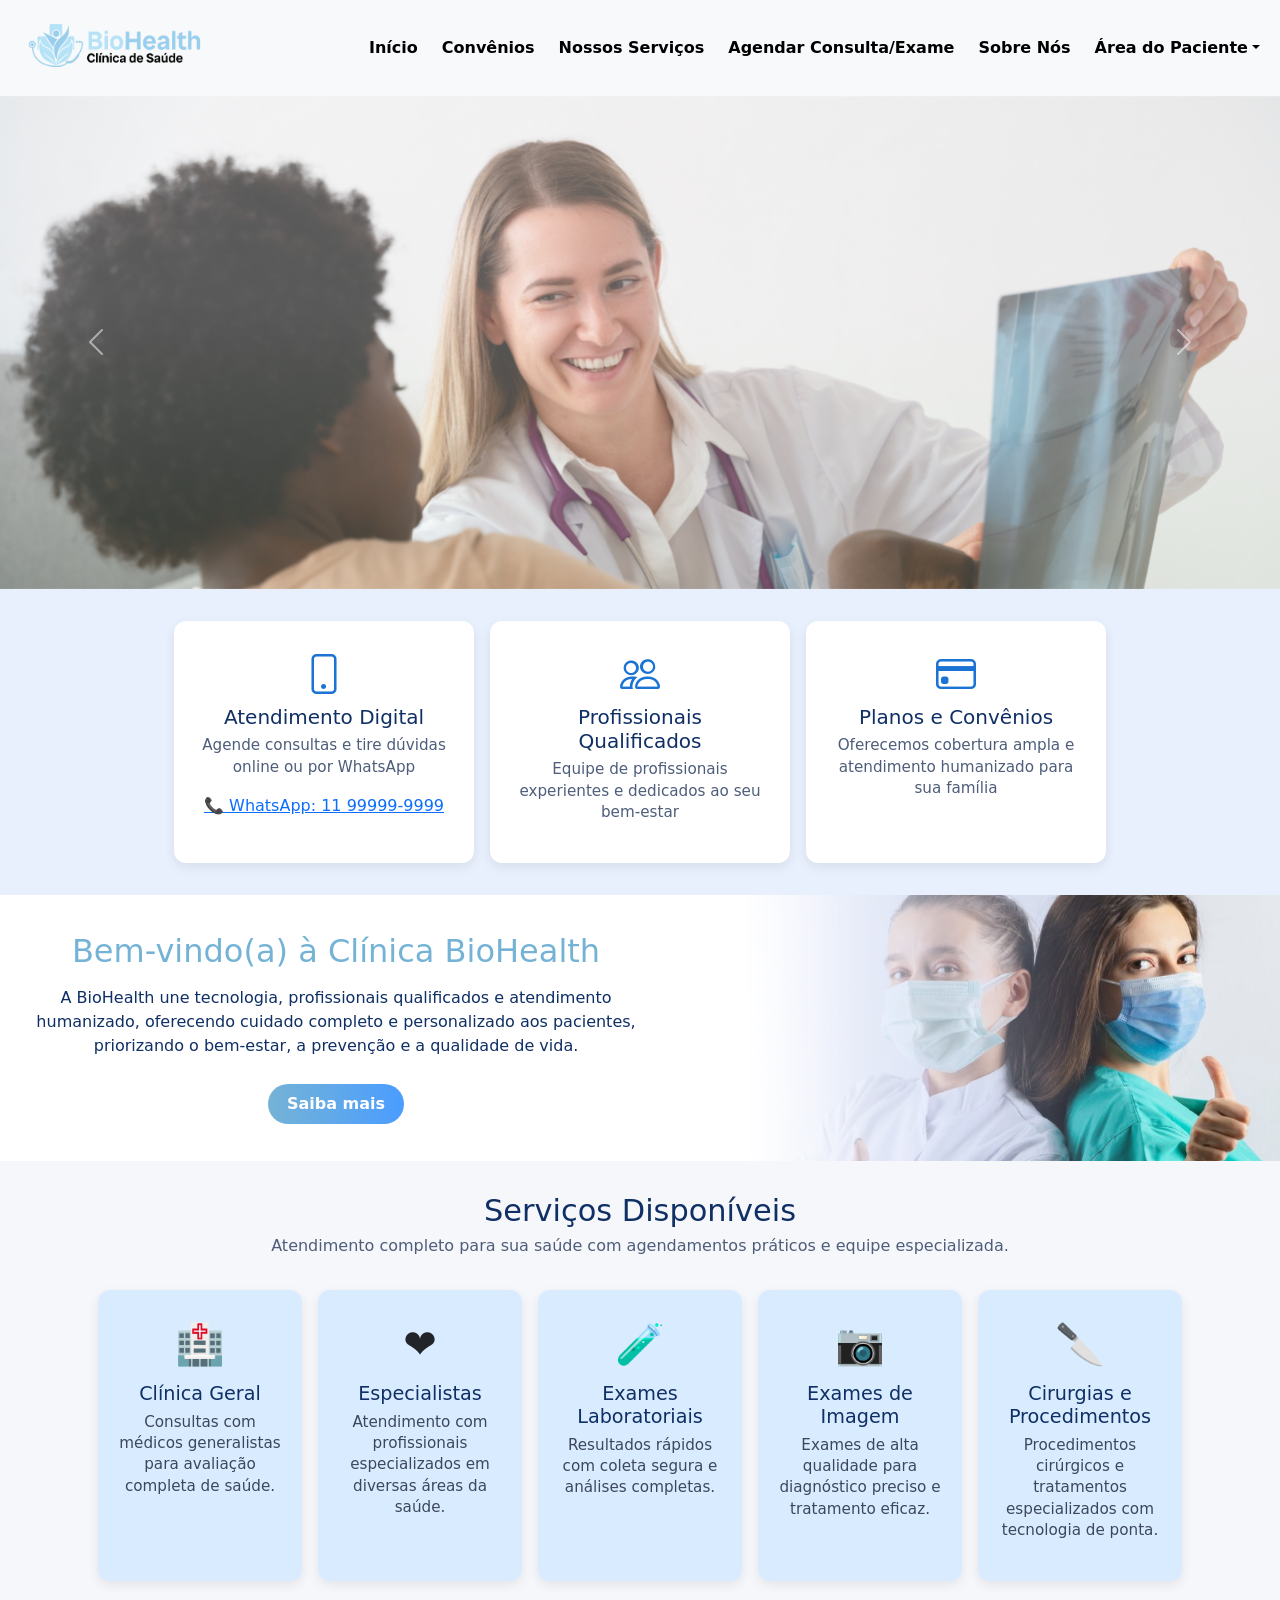
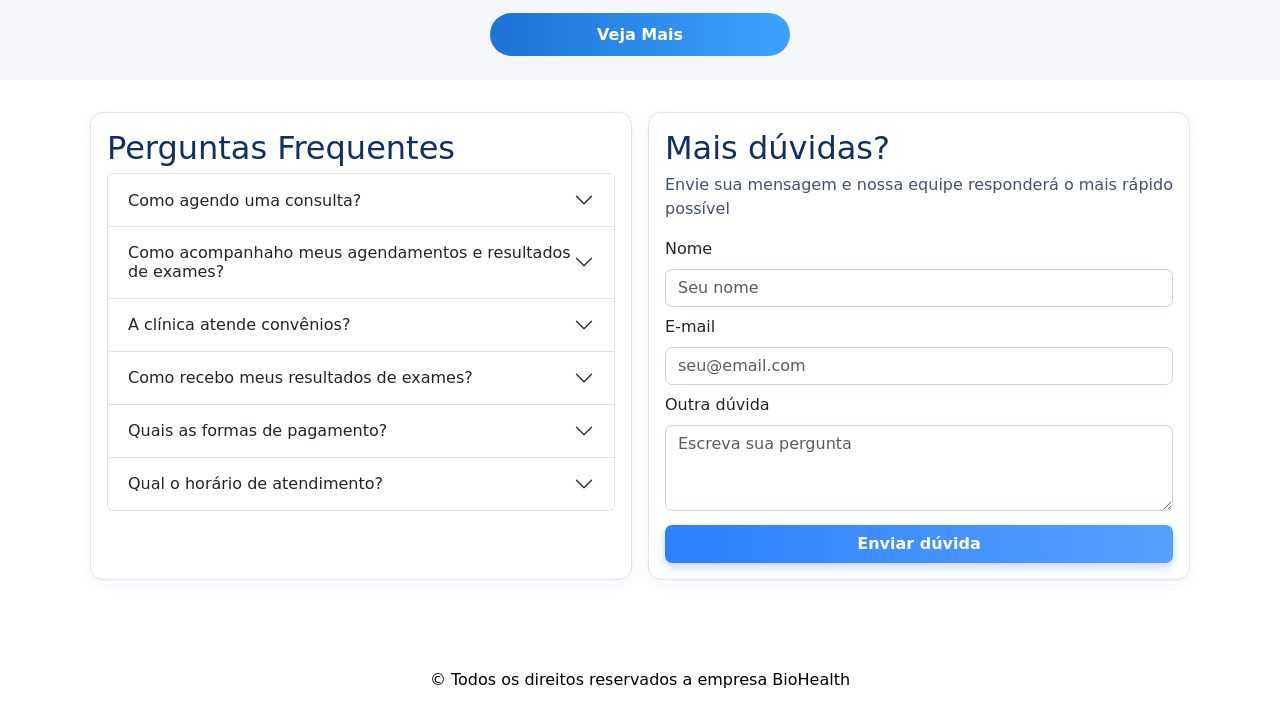
<file: index.html>
<!doctype html>
<html lang="pt-br">
  <head>
    <meta charset="UTF-8" />
    <meta name="viewport" content="width=device-width, initial-scale=1.0" />
    <title>BioHealth</title>
    		<link rel="icon" href="/assets/img/logo_biohealth_black.svg" size="32x32">

    <link
      href="https://cdn.jsdelivr.net/npm/bootstrap@5.3.8/dist/css/bootstrap.min.css"
      rel="stylesheet"
      integrity="sha384-sRIl4kxILFvY47J16cr9ZwB07vP4J8+LH7qKQnuqkuIAvNWLzeN8tE5YBujZqJLB"
      crossorigin="anonymous"
    />
    <link rel="stylesheet" href="/assets/css/index.css" />
    <link
      href="https://cdn.jsdelivr.net/npm/bootstrap-icons@1.11.3/font/bootstrap-icons.css"
      rel="stylesheet"
    />
  </head>
<body class="page-index">    
  <!-- Navbar -->
    <div id="navbar-placeholder"></div>

    <!--banner-->
    <div id="carouselExampleCaptions" class="carousel slide" data-bs-ride="carousel" data-bs-interval="3000">
      <div class="carousel-inner">
        <div class="carousel-item active">
          <img src="/assets/img/banner1.png" class="d-block w-100" alt="banner biohealth" />
        </div>
        <div class="carousel-item">
          <img src="/assets/img/banner3.png" class="d-block w-100" alt="banner biohealth" />
        </div>
        <div class="carousel-item">
          <img src="/assets/img/banner2.png" class="d-block w-100" alt="banner biohealth" />
          
          </div>
        </div>
         <button class="carousel-control-prev" type="button" data-bs-target="#carouselExampleCaptions" data-bs-slide="prev">
    <span class="carousel-control-prev-icon" aria-hidden="true"></span>
    <span class="visually-hidden">Previous</span>
  </button>
  <button class="carousel-control-next" type="button" data-bs-target="#carouselExampleCaptions" data-bs-slide="next">
    <span class="carousel-control-next-icon" aria-hidden="true"></span>
    <span class="visually-hidden">Next</span>
  </button>
      </div>
    </div>

    <!--cards infos-->
    <section class="info-cards-section">
      <div class="info-cards-row">
        <article class="info-card">
          <i class="bi bi-phone info-icon"></i>
          <h3>Atendimento Digital</h3>
          <p>Agende consultas e tire dúvidas online ou por WhatsApp</p>
          <a
            href="https://wa.me/11999999999"
            target="_blank"
            class="whatsapp-link"
            >📞 WhatsApp: 11 99999-9999</a
          >
        </article>
        <article class="info-card">
          <i class="bi bi-people info-icon"></i>
          <h3>Profissionais Qualificados</h3>
          <p>
            Equipe de profissionais experientes e dedicados ao seu bem-estar
          </p>
        </article>
        <article class="info-card">
          <i class="bi bi-credit-card info-icon"></i>
          <h3>Planos e Convênios</h3>
          <p>
            Oferecemos cobertura ampla e atendimento humanizado para sua família
          </p>
        </article>
      </div>
    </section>

    <!--info clínica-->
    <section class="clinic-info-section">
      <div class="clinic-info-container">
        <div class="clinic-text-col">
          <h2>
            <span class="title-dark">Bem-vindo(a) à</span>
            <span class="title-light">Clínica BioHealth</span>
          </h2>
          <p>
            A BioHealth une tecnologia, profissionais qualificados e atendimento
            humanizado, oferecendo cuidado completo e personalizado aos
            pacientes, priorizando o bem-estar, a prevenção e a qualidade de
            vida.
          </p>
          <a href="/navegacao/sobre.html" class="learn-more-btn">Saiba mais</a>
        </div>
        <div class="clinic-image-col">
          <img
            src="/assets/img/card1.png"
            alt="Clínica BioHealth"
            class="clinic-image"
          />
        </div>
      </div>
    </section>

    <!--servicos disponíveis-->
    <section class="services-section">
      <div class="services-inner">
        <div class="services-header">
          <h2>Serviços Disponíveis</h2>
          <p>
            Atendimento completo para sua saúde com agendamentos práticos e
            equipe especializada.
          </p>
        </div>
        <div class="service-cards-grid">
          <article class="service-card">
            <div class="service-icon">🏥</div>
            <h3>Clínica Geral</h3>
            <p>
              Consultas com médicos generalistas para avaliação completa de
              saúde.
            </p>
          </article>
          <article class="service-card">
            <div class="service-icon">❤️</div>
            <h3>Especialistas</h3>
            <p>
              Atendimento com profissionais especializados em diversas áreas da
              saúde.
            </p>
          </article>
          <article class="service-card">
            <div class="service-icon">🧪</div>
            <h3>Exames Laboratoriais</h3>
            <p>Resultados rápidos com coleta segura e análises completas.</p>
          </article>
          <article class="service-card">
            <div class="service-icon">📷</div>
            <h3>Exames de Imagem</h3>
            <p>
              Exames de alta qualidade para diagnóstico preciso e tratamento
              eficaz.
            </p>
          </article>
          <article class="service-card">
            <div class="service-icon">🔪</div>
            <h3>Cirurgias e Procedimentos</h3>
            <p>
              Procedimentos cirúrgicos e tratamentos especializados com
              tecnologia de ponta.
            </p>
          </article>
        </div>
        <div class="services-actions-btn">
          <a href="/navegacao/lista.html" class="services-more-btn"
            >Veja Mais</a
          >
        </div>
      </div>
    </section>

    <!-- perguntas frequentes -->
    <section class="faq-section">
      <div class="faq-inner">
        <div class="faq-left">
          <div class="faq-text">
            <h2>Perguntas Frequentes</h2>
          </div>
          <div class="accordion" id="faqAccordion">
            <div class="accordion-item">
              <h2 class="accordion-header" id="faqHeadingOne">
                <button
                  class="accordion-button collapsed"
                  type="button"
                  data-bs-toggle="collapse"
                  data-bs-target="#faqCollapseOne"
                  aria-expanded="false"
                  aria-controls="faqCollapseOne"
                >
                  Como agendo uma consulta?
                </button>
              </h2>
              <div
                id="faqCollapseOne"
                class="accordion-collapse collapse"
                aria-labelledby="faqHeadingOne"
                data-bs-parent="#faqAccordion"
              >
                <div class="accordion-body">
                  Você pode agendar pelo <a href="/navegacao/agendamento.html">formulário online</a>, WhatsApp ou
                  telefone. Escolha a especialidade e horário adequado para você.
                </div>
              </div>
            </div>
            <div class="accordion-item">
              <h2 class="accordion-header" id="faqHeadingThree">
                <button
                  class="accordion-button collapsed"
                  type="button"
                  data-bs-toggle="collapse"
                  data-bs-target="#faqCollapseThree"
                  aria-expanded="false"
                  aria-controls="faqCollapseThree"
                >
                  Como acompanhaho meus agendamentos e resultados de exames?
                </button>
              </h2>
              <div
                id="faqCollapseThree"
                class="accordion-collapse collapse"
                aria-labelledby="faqHeadingThree"
                data-bs-parent="#faqAccordion"
              >
                <div class="accordion-body">
                  Para consultar seus agendamentos e resultados de exames,
                  acesse a <a href="/paciente/areapct.html">Área do Paciente</a>.
                </div>
              </div>
            </div>
            <div class="accordion-item">
              <h2 class="accordion-header" id="faqHeadingTwo">
                <button
                  class="accordion-button collapsed"
                  type="button"
                  data-bs-toggle="collapse"
                  data-bs-target="#faqCollapseTwo"
                  aria-expanded="false"
                  aria-controls="faqCollapseTwo"
                >
                  A clínica atende convênios?
                </button>
              </h2>
              <div
                id="faqCollapseTwo"
                class="accordion-collapse collapse"
                aria-labelledby="faqHeadingTwo"
                data-bs-parent="#faqAccordion"
              >
                <div class="accordion-body">
                  Sim, trabalhamos com diversos convênios. Veja a <a href="/navegacao/convenios.html">lista completa</a>
                  na área de convênios.
                </div>
              </div>
            </div>
            <div class="accordion-item">
              <h2 class="accordion-header" id="faqHeadingFour">
                <button
                  class="accordion-button collapsed"
                  type="button"
                  data-bs-toggle="collapse"
                  data-bs-target="#faqCollapseFour"
                  aria-expanded="false"
                  aria-controls="faqCollapseFour"
                >
                  Como recebo meus resultados de exames?
                </button>
              </h2>
              <div
                id="faqCollapseFour"
                class="accordion-collapse collapse"
                aria-labelledby="faqHeadingFour"
                data-bs-parent="#faqAccordion"
              >
                <div class="accordion-body">
                  Os resultados saem por e-mail ou pela plataforma do paciente.
                  Para emergências, você pode retirar pessoalmente.
                </div>
              </div>
            </div>
            <div class="accordion-item">
              <h2 class="accordion-header" id="faqHeadingFive">
                <button
                  class="accordion-button collapsed"
                  type="button"
                  data-bs-toggle="collapse"
                  data-bs-target="#faqCollapseFive"
                  aria-expanded="false"
                  aria-controls="faqCollapseFive"
                >
                  Quais as formas de pagamento?
                </button>
              </h2>
              <div
                id="faqCollapseFive"
                class="accordion-collapse collapse"
                aria-labelledby="faqHeadingFive"
                data-bs-parent="#faqAccordion"
              >
                <div class="accordion-body">
                  Aceitamos cartão de crédito parcelado, débito, Pix e dinheiro.
                </div>
              </div>
            </div>
            <div class="accordion-item">
              <h2 class="accordion-header" id="faqHeadingSix">
                <button
                  class="accordion-button collapsed"
                  type="button"
                  data-bs-toggle="collapse"
                  data-bs-target="#faqCollapseSix"
                  aria-expanded="false"
                  aria-controls="faqCollapseSix"
                >
                  Qual o horário de atendimento?
                </button>
              </h2>
              <div
                id="faqCollapseSix"
                class="accordion-collapse collapse"
                aria-labelledby="faqHeadingSix"
                data-bs-parent="#faqAccordion"
              >
                <div class="accordion-body">
                  Nosso horário de atendimento é das 8h às 18h, de segunda a
                  sexta-feira, e 08h às 12h no sábado.
                </div>
              </div>
            </div>
          </div>
        </div>
        <div class="faq-right">
          <div class="faq-text">
            <h2>Mais dúvidas?</h2>
            <p>
              Envie sua mensagem e nossa equipe responderá o mais rápido
              possível
            </p>
          </div>
          <form class="faq-form">
            <div class="mb-2">
              <label for="faq-name" class="form-label">Nome</label>
              <input
                id="faq-name"
                class="form-control"
                type="text"
                placeholder="Seu nome"
              />
            </div>
            <div class="mb-2">
              <label for="faq-email" class="form-label">E-mail</label>
              <input
                id="faq-email"
                class="form-control"
                type="email"
                placeholder="seu@email.com"
              />
            </div>
            <div class="mb-2">
              <label for="faq-question" class="form-label">Outra dúvida</label>
              <textarea
                id="faq-question"
                class="form-control"
                rows="3"
                placeholder="Escreva sua pergunta"
              ></textarea>
            </div>
            <button type="submit" class="faq-submit-btn">Enviar dúvida</button>
          </form>
        </div>
      </div>
    </section>


    <!--footer-->
    <div id="footer-placeholder"></div>
  </body>

  <script>

    
    async function loadFragment(containerId, fragmentPath, errorMessage) {
      try {
        const resp = await fetch(fragmentPath);
        if (!resp.ok) throw new Error(`Erro ${resp.status}`);
        const html = await resp.text();
        document.getElementById(containerId).innerHTML = html;
      } catch (error) {
        console.error(errorMessage, error);
        document.getElementById(containerId).innerHTML =
          `<div class="alert alert-danger p-2 m-0">Falha ao carregar ${containerId.replace("-placeholder", "")}.</div>`;
      }
    }

    loadFragment(
      "navbar-placeholder",
      "fragments/navbar.html",
      "Não foi possível carregar navbar:",
    );
    loadFragment(
      "footer-placeholder",
      "fragments/footer.html",
      "Não foi possível carregar footer:",
    );
  </script>
  <script
    src="https://cdn.jsdelivr.net/npm/bootstrap@5.3.8/dist/js/bootstrap.bundle.min.js"
    integrity="sha384-FKyoEForCGlyvwx9Hj09JcYn3nv7wiPVlz7YYwJrWVcXK/BmnVDxM+D2scQbITxI"
    crossorigin="anonymous"
  ></script>
</html>
</file>
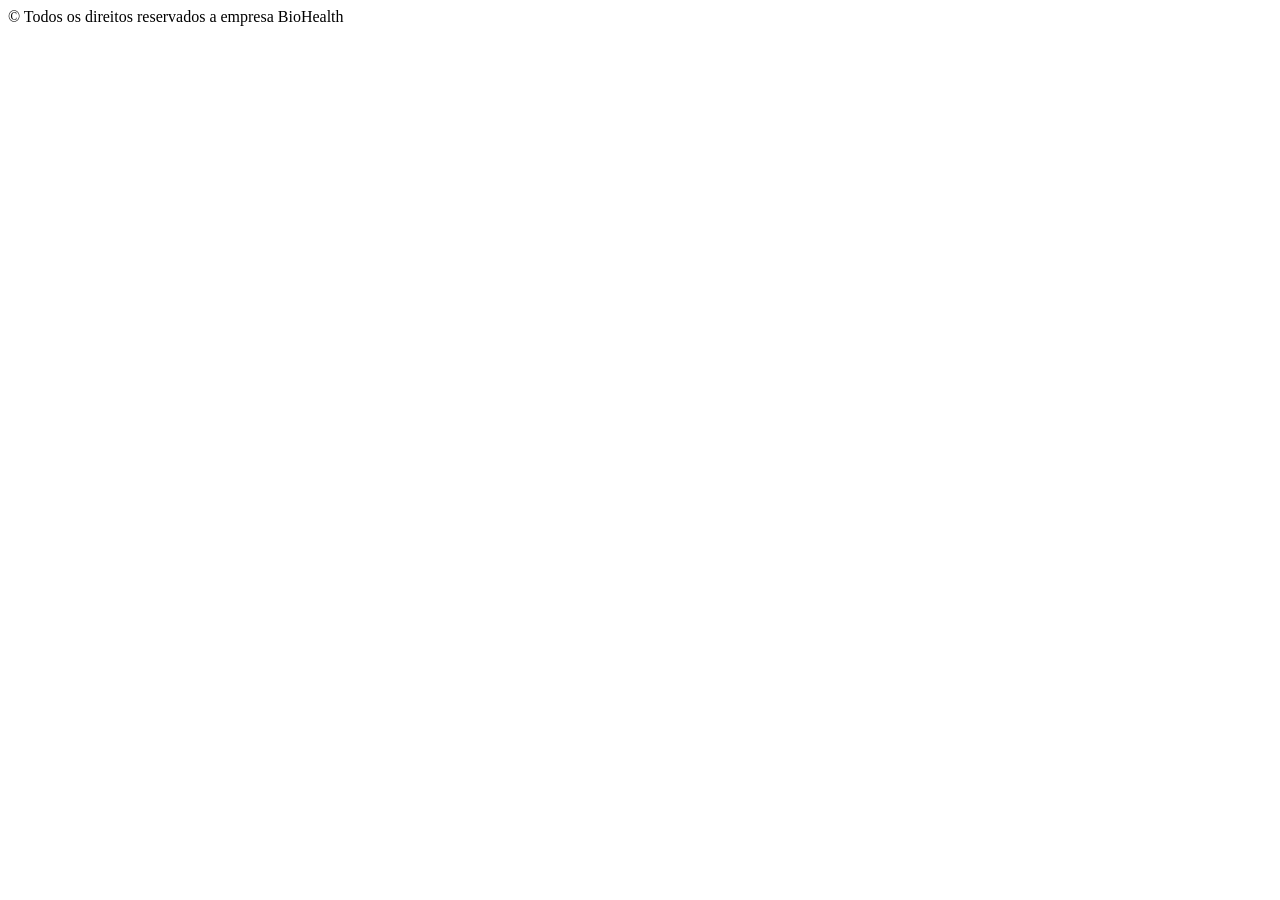
<file: fragments/footer.html>
<!doctype html>
<html xmlns:th="http://www.thymeleaf.org">
  <body>
    <div th:fragment="footer">
      <footer>&copy; Todos os direitos reservados a empresa BioHealth</footer>
    </div>
  </body>
</html>
</file>
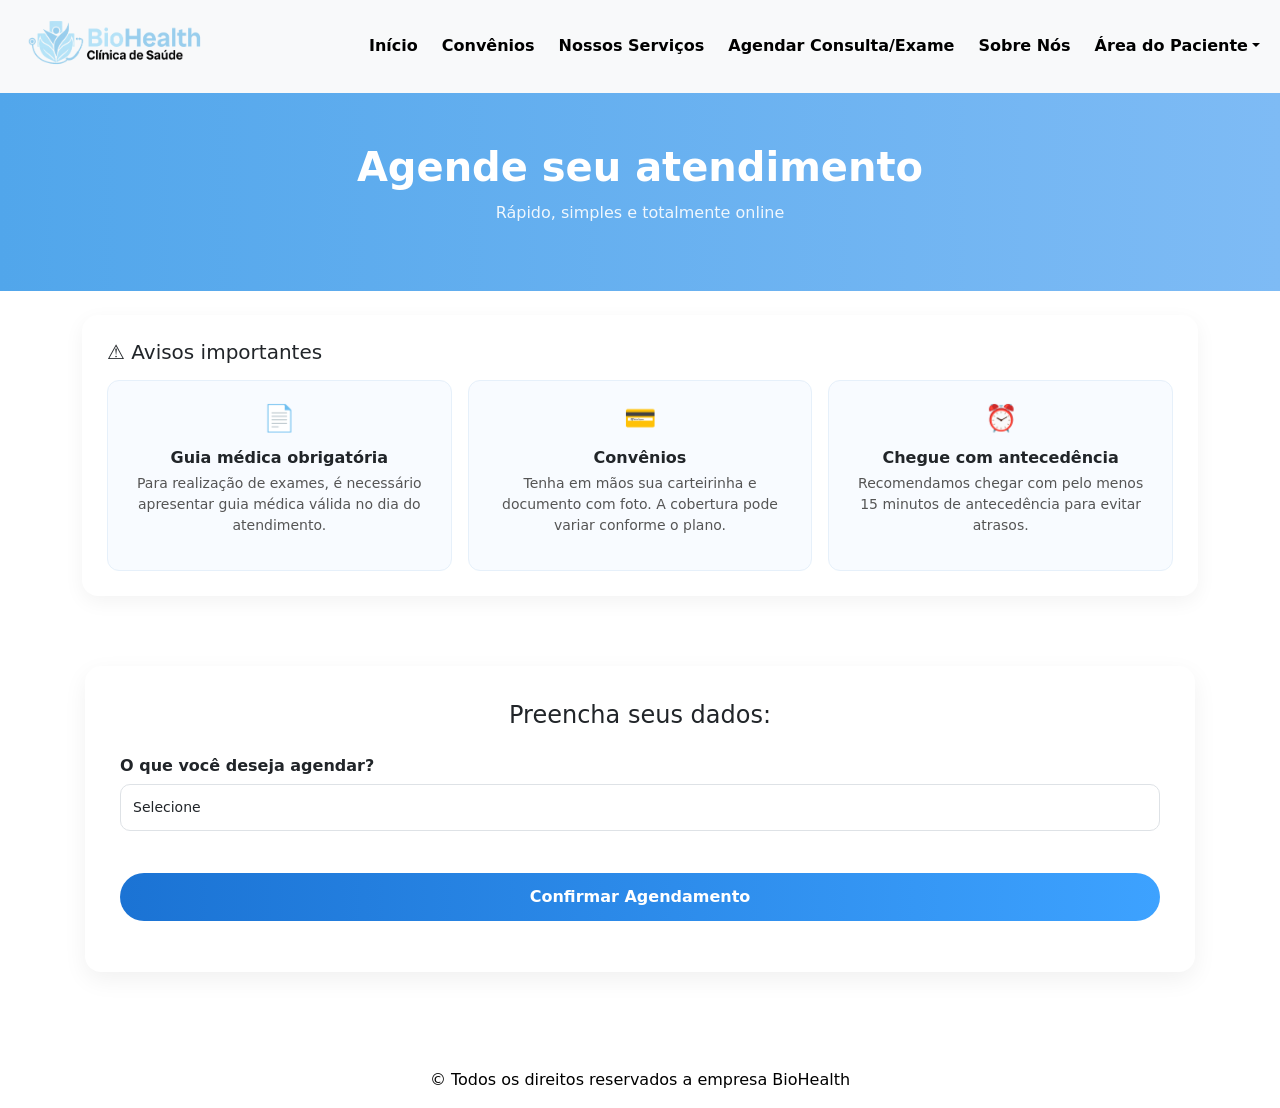
<file: navegacao/agendamento.html>
<html lang="pt-br">
  <head>
    <meta charset="UTF-8" />
    <meta name="viewport" content="width=device-width, initial-scale=1.0" />
    <title>BioHealth</title>
    <link rel="icon" href="/assets/img/logo_biohealth_black.svg" size="32x32" />

    <link
      href="https://cdn.jsdelivr.net/npm/bootstrap@5.3.8/dist/css/bootstrap.min.css"
      rel="stylesheet"
      integrity="sha384-sRIl4kxILFvY47J16cr9ZwB07vP4J8+LH7qKQnuqkuIAvNWLzeN8tE5YBujZqJLB"
      crossorigin="anonymous"
    />
    <link
      href="https://cdn.jsdelivr.net/npm/bootstrap-icons@1.11.3/font/bootstrap-icons.css"
      rel="stylesheet"
    />
  </head>
  <link rel="stylesheet" href="/assets/css/navegacao/agendamento.css" />

  <body>
    <!-- Navbar -->
    <div id="navbar-placeholder"></div>

    <div class="agendamento-topo">
      <div class="container text-center">
        <h1>Agende seu atendimento</h1>
        <p>Rápido, simples e totalmente online</p>
      </div>
    </div>

    <!--avisos-->
    <div class="container mt-4">
      <div class="avisos-box">
        <h5 class="mb-3">⚠️ Avisos importantes</h5>

        <div class="row g-3">
          <div class="col-md-4">
            <div class="aviso-card">
              <div class="icon">📄</div>
              <h6>Guia médica obrigatória</h6>
              <p>
                Para realização de exames, é necessário apresentar guia médica
                válida no dia do atendimento.
              </p>
            </div>
          </div>

          <div class="col-md-4">
            <div class="aviso-card">
              <div class="icon">💳</div>
              <h6>Convênios</h6>
              <p>
                Tenha em mãos sua carteirinha e documento com foto. A cobertura
                pode variar conforme o plano.
              </p>
            </div>
          </div>

          <div class="col-md-4">
            <div class="aviso-card">
              <div class="icon">⏰</div>
              <h6>Chegue com antecedência</h6>
              <p>
                Recomendamos chegar com pelo menos 15 minutos de antecedência
                para evitar atrasos.
              </p>
            </div>
          </div>
        </div>
      </div>
    </div>

    <div class="container agendamento-page">
      <div class="row align-items-center">
        <!--formulario-->

        <div class="col-lg-12">
          <div class="form-box">
            <h4 class="text-center mb-4">Preencha seus dados:</h4>

            <form id="formAgendamento">
              <div class="step">
                <label>O que você deseja agendar?</label>
                <select class="form-control" id="tipo">
                  <option value="">Selecione</option>
                  <option value="consulta">Consulta</option>
                  <option value="exame">Exame</option>
                </select>
              </div>

              <!-- consulta -->
              <div class="step hidden" id="tipoConsulta">
                <label>Tipo de consulta</label>
                <select class="form-control" id="tipoConsultaSelect">
                  <option value="">Selecione</option>
                  <option value="Primeira consulta">Primeira consulta</option>
                  <option value="Retorno">Retorno</option>
                </select>

                <div class="hidden mt-3" id="especialidadeContainer">
                  <label>Especialidade</label>
                  <select class="form-control" id="especialidadeConsulta">
                    <option value="">Selecione uma especialidade</option>
                  </select>
                </div>
              </div>

              <!-- exame -->
              <div class="step hidden" id="tipoExame">
                <label>Tipo de exame</label>
                <select class="form-control" id="categoriaExame">
                  <option value="">Selecione</option>
                </select>

                <label class="mt-3">Exame</label>
                <select class="form-control" id="exameSelect">
                  <option value="">Selecione um tipo primeiro</option>
                </select>
              </div>

              <div class="step hidden" id="dataStep">
                <label>Escolha a data</label>
                <input type="date" class="form-control" id="data" />
              </div>

              <div class="step hidden" id="horaStep">
                <label>Escolha o horário</label>
                <select class="form-control" id="hora">
                  <option>08:00</option>
                  <option>10:00</option>
                  <option>14:00</option>
                  <option>16:00</option>
                </select>
              </div>

              <div class="step hidden" id="pagamentoStep">
                <label>Forma de pagamento</label>
                <select class="form-control" id="pagamento">
                  <option value="">Selecione</option>
                  <option value="convenio">Convênio</option>
                  <option value="particular">Particular</option>
                </select>
              </div>

              <!-- convenios -->
              <div class="step hidden" id="convenioBox">
                <label>Convênio</label>
                <select class="form-control">
                  <option>Unimed</option>
                  <option>Amil</option>
                  <option>Bradesco Saúde</option>
                  <option>SulAmérica</option>
                  <option>NotreDame</option>
                  <option>Hapvida</option>
                </select>

                <label class="mt-2">Número da carteirinha</label>
                <input type="text" class="form-control" />
              </div>

              <button type="submit" class="btn-agendar mt-4">
                Confirmar Agendamento
              </button>
            </form>
          </div>
        </div>
      </div>
    </div>

    <!-- popup -->
    <div class="popup hidden" id="popupConfirmacao">
      <div class="popup-box">
        <h4>Agendamento realizado!</h4>
        <p id="resumoAgendamento"></p>

        <button onclick="fecharPopup()">OK</button>
      </div>
    </div>

    <!--footer-->
    <div id="footer-placeholder"></div>
  </body>

  <script>
    const consultasEspecialidades = {
      "Clínica Geral": ["Clínica Geral"],
      Cardiologia: ["Cardiologia"],
      Neurologia: ["Neurologia"],
      Ortopedia: ["Ortopedia"],
      Pneumologia: ["Pneumologia"],
      Gastroenterologia: ["Gastroenterologia"],
      Endocrinologia: ["Endocrinologia"],
      Ginecologia: ["Ginecologia"],
      Dermatologia: ["Dermatologia"],
      Urologia: ["Urologia"],
      Psiquiatria: ["Psiquiatria"],
      Pediatria: ["Pediatria"],
    };

    const tipoConsultaSelect = document.getElementById("tipoConsultaSelect");
    const especialidadeContainer = document.getElementById(
      "especialidadeContainer",
    );
    const especialidadeSelect = document.getElementById(
      "especialidadeConsulta",
    );

    tipoConsultaSelect.addEventListener("change", () => {
      if (tipoConsultaSelect.value) {
        especialidadeContainer.classList.remove("hidden");

        especialidadeSelect.innerHTML = `<option value="">Selecione uma especialidade</option>`;

        Object.keys(consultasEspecialidades)
          .sort()
          .forEach((esp) => {
            const option = document.createElement("option");
            option.value = esp;
            option.textContent = esp;
            especialidadeSelect.appendChild(option);
          });
      } else {
        especialidadeContainer.classList.add("hidden");
        especialidadeSelect.innerHTML = `<option value="">Selecione uma especialidade</option>`;
      }
    });

    const tipo = document.getElementById("tipo");

    const examesData = {
      Cardíacos: [
        "Ecocardiograma",
        "Eletrocardiograma",
        "Holter",
        "MAPA",
        "Teste ergométrico",
      ],
      Endoscopias: [
        "Colonoscopia",
        "Endoscopia Digestiva Alta",
        "Retossigmoidoscopia",
      ],
      Ginecológicos: [
        "Biópsia",
        "Colposcopia",
        "Mamografia",
        "Papanicolau",
        "Ultrassom Morfológico",
        "Ultrassom Obstétrico",
        "Ultrassom Transvaginal",
      ],
      Laboratório: [
        "Colesterol",
        "Creatinina",
        "Exames hormonais",
        "Glicemia",
        "Hemograma completo",
        "Triglicerídeos",
        "Ureia",
      ],
      "Ressonância Magnética": [
        "Ressonância da coluna cervical",
        "Ressonância da coluna lombossacra",
        "Ressonância da coluna torácica",
        "Ressonância da mama",
        "Ressonância da pelve",
        "Ressonância da próstata",
        "Ressonância do abdômen superior",
        "Ressonância do coração",
        "Ressonância do crânio",
        "Ressonância do joelho",
        "Ressonância do ombro",
        "Ressonância do tórax",
      ],
      Respiratórios: [
        "Prova de função pulmonar (espirometria)",
        "Prova de função pulmonar com broncodilatador",
      ],
      Tomografia: [
        "Tomografia da carótida",
        "Tomografia da coluna cervical",
        "Tomografia da coluna lombossacra",
        "Tomografia da coluna torácica",
        "Tomografia da face e seios paranasais",
        "Tomografia de abdômen superior",
        "Tomografia de crânio",
        "Tomografia de pelve",
        "Tomografia de tórax",
      ],
      "Ultrassom com Doppler": [
        "Ultrassom com doppler arterial da carótida",
        "Ultrassom com doppler arterial membros",
        "Ultrassom com doppler obstétrico",
        "Ultrassom com doppler venoso membros",
      ],
      "Ultrassom de Articulações": [
        "Ultrassom de cotovelo",
        "Ultrassom de joelho",
        "Ultrassom de ombro",
        "Ultrassom de punho",
        "Ultrassom de quadril",
        "Ultrassom de tornozelo",
      ],
      "Ultrassom Geral": [
        "Ultrassom abdominal",
        "Ultrassom da pelve",
        "Ultrassom de mamas",
        "Ultrassom de partes moles",
        "Ultrassom de próstata",
        "Ultrassom de rins e vias urinárias",
        "Ultrassom de tireoide",
      ],
    };

    const categoriaSelect = document.getElementById("categoriaExame");
    const exameSelect = document.getElementById("exameSelect");

    if (categoriaSelect) {
      Object.keys(examesData)
        .sort()
        .forEach((categoria) => {
          const option = document.createElement("option");
          option.value = categoria;
          option.textContent = categoria;
          categoriaSelect.appendChild(option);
        });

      categoriaSelect.addEventListener("change", function () {
        const categoria = this.value;

        exameSelect.innerHTML = `<option value="">Selecione</option>`;

        if (!categoria) return;

        examesData[categoria].sort().forEach((exame) => {
          const option = document.createElement("option");
          option.value = exame;
          option.textContent = exame;
          exameSelect.appendChild(option);
        });
      });
    }

    // formulario
    tipo.addEventListener("change", () => {
      document
        .getElementById("tipoConsulta")
        .classList.toggle("hidden", tipo.value !== "consulta");

      document
        .getElementById("tipoExame")
        .classList.toggle("hidden", tipo.value !== "exame");

      document.getElementById("dataStep").classList.remove("hidden");
      document.getElementById("horaStep").classList.remove("hidden");
      document.getElementById("pagamentoStep").classList.remove("hidden");
    });

    document
      .getElementById("pagamento")
      .addEventListener("change", function () {
        document
          .getElementById("convenioBox")
          .classList.toggle("hidden", this.value !== "convenio");
      });

    // pop up
    document
      .getElementById("formAgendamento")
      .addEventListener("submit", function (e) {
        e.preventDefault();

        const tipoValor = tipo.value;
        const exame = document.getElementById("exameSelect").value;
        const data = document.getElementById("data").value;
        const hora = document.getElementById("hora").value;

        const dadosAgendamento = {
          tipo: tipoValor,
          nome: exame || "Consulta",
          data: data,
          hora: hora,
          preparo: "",
        };

        document.getElementById("resumoAgendamento").innerHTML = `
        <strong>Tipo:</strong> ${dadosAgendamento.tipo}<br>
        <strong>Procedimento:</strong> ${dadosAgendamento.nome}<br>
        <strong>Data:</strong> ${dadosAgendamento.data}<br>
        <strong>Horário:</strong> ${dadosAgendamento.hora}<br>
        ${dadosAgendamento.preparo ? `<strong>Preparo:</strong> ${dadosAgendamento.preparo}` : ""}
      `;

        document.getElementById("popupConfirmacao").classList.remove("hidden");
      });

    function fecharPopup() {
      window.location.href = "/historico.html";
    }

    async function loadFragment(containerId, fragmentPath, errorMessage) {
      try {
        const resp = await fetch(fragmentPath);
        if (!resp.ok) throw new Error(`Erro ${resp.status}`);
        const html = await resp.text();
        document.getElementById(containerId).innerHTML = html;
      } catch (error) {
        console.error(errorMessage, error);
        document.getElementById(containerId).innerHTML =
          `<div class="alert alert-danger p-2 m-0">Falha ao carregar ${containerId.replace("-placeholder", "")}.</div>`;
      }
    }

    loadFragment(
      "navbar-placeholder",
      "/fragments/navbar.html",
      "Não foi possível carregar navbar:",
    );
    loadFragment(
      "footer-placeholder",
      "/fragments/footer.html",
      "Não foi possível carregar footer:",
    );
  </script>
  <script
    src="https://cdn.jsdelivr.net/npm/bootstrap@5.3.8/dist/js/bootstrap.bundle.min.js"
    integrity="sha384-FKyoEForCGlyvwx9Hj09JcYn3nv7wiPVlz7YYwJrWVcXK/BmnVDxM+D2scQbITxI"
    crossorigin="anonymous"
  ></script>
</html>
</file>
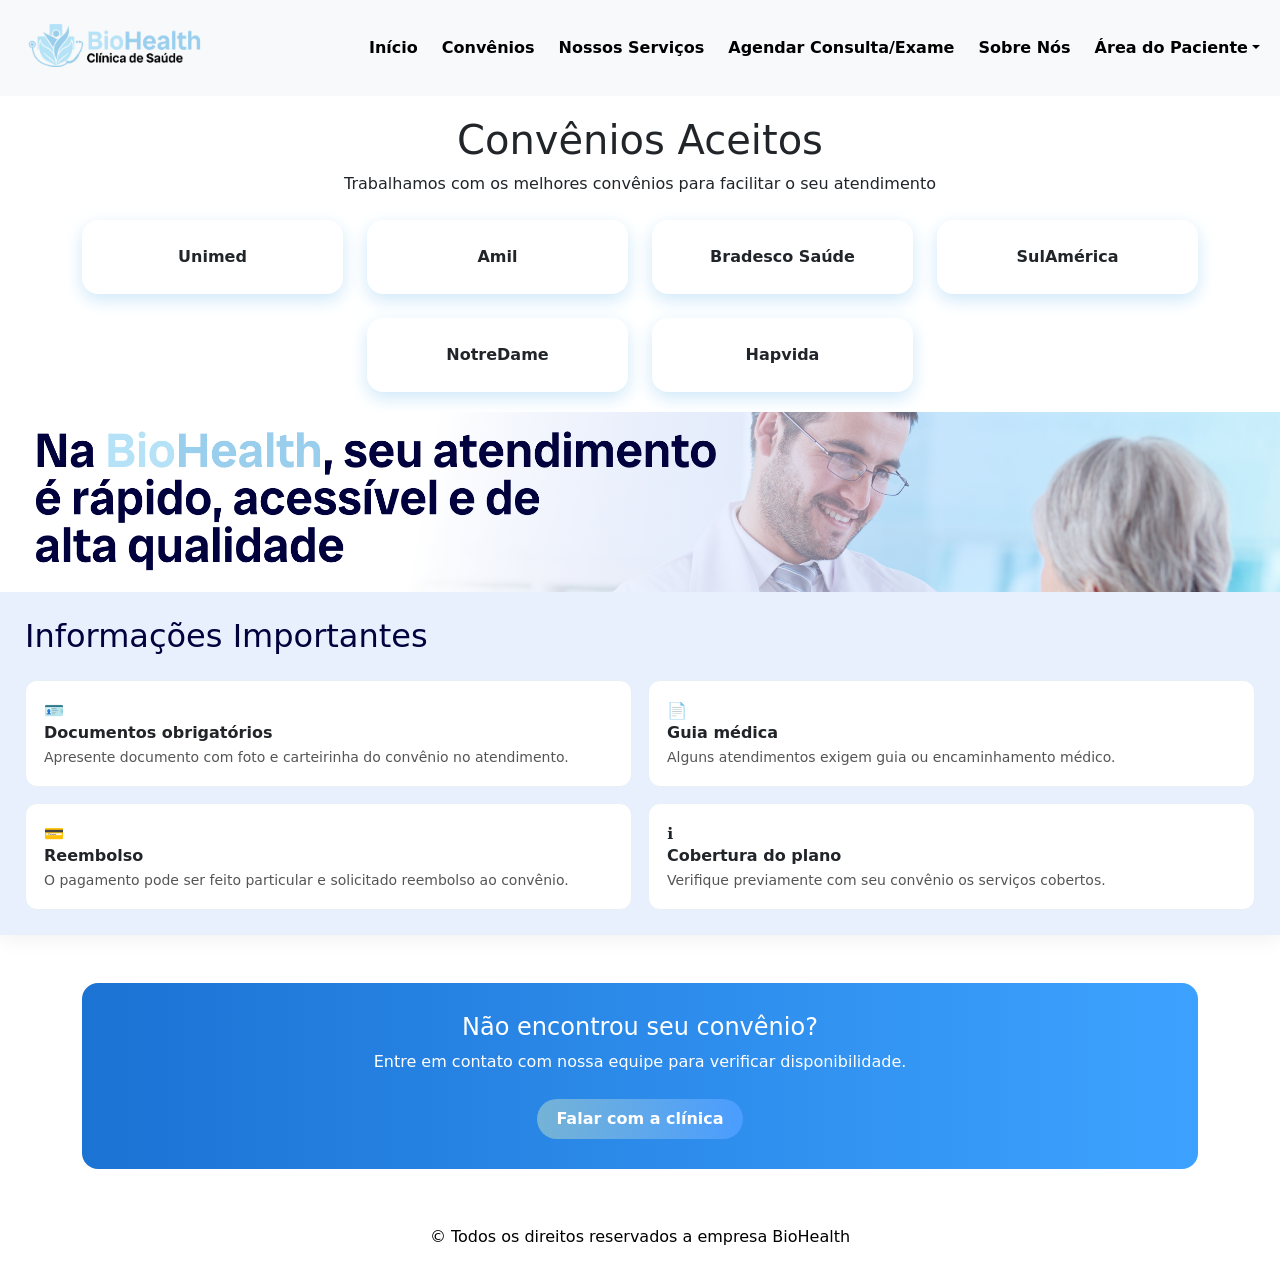
<file: navegacao/convenios.html>
<!doctype html>
<html lang="pt-br">
  <head>
    <meta charset="UTF-8" />
    <meta name="viewport" content="width=device-width, initial-scale=1.0" />
    <title>BioHealth</title>
        		<link rel="icon" href="/assets/img/logo_biohealth_black.svg" size="32x32">

    <link
      href="https://cdn.jsdelivr.net/npm/bootstrap@5.3.8/dist/css/bootstrap.min.css"
      rel="stylesheet"
      integrity="sha384-sRIl4kxILFvY47J16cr9ZwB07vP4J8+LH7qKQnuqkuIAvNWLzeN8tE5YBujZqJLB"
      crossorigin="anonymous"
    />
  </head>
  <link rel="stylesheet" href="/assets/css/navegacao/convenio.css" />

  <body>
    <!-- Navbar -->
    <div id="navbar-placeholder"></div>

    <!-- container convenios -->
    <div class="container convenios-page">
      <div class="text-center mb-4" style="margin-top: 20px;">
        <h1>Convênios Aceitos</h1>
        <p class="subtitle">
          Trabalhamos com os melhores convênios para facilitar o seu atendimento
        </p>
      </div>

      <!-- lista convenios -->
      <div class="row g-4 justify-content-center">
        <div class="col-md-3 col-6">
          <div class="convenio-card">Unimed</div>
        </div>

        <div class="col-md-3 col-6">
          <div class="convenio-card">Amil</div>
        </div>

        <div class="col-md-3 col-6">
          <div class="convenio-card">Bradesco Saúde</div>
        </div>

        <div class="col-md-3 col-6">
          <div class="convenio-card">SulAmérica</div>
        </div>

        <div class="col-md-3 col-6">
          <div class="convenio-card">NotreDame</div>
        </div>

        <div class="col-md-3 col-6">
          <div class="convenio-card">Hapvida</div>
        </div>
      </div>

      <div class="full-width-section">
      <div class="bannerbio-container">
        <img
          src="/assets/img/bannerbio.png"
          alt="Clínica BioHealth"
          class="clinic-image"
        />
      </div>
    </div>

    <!-- informações importantes -->
    <div class="full-width-section">
      <div class="info-box">
        <h2 class="mb-4" style="color: #00013D; ">Informações Importantes</h2>

        <div class="row g-3">
          <div class="col-md-6">
            <div class="info-card-box">
              <div class="icon">🪪</div>
              <h6>Documentos obrigatórios</h6>
              <p>
                Apresente documento com foto e carteirinha do convênio no
                atendimento.
              </p>
            </div>
          </div>

          <div class="col-md-6">
            <div class="info-card-box">
              <div class="icon">📄</div>
              <h6>Guia médica</h6>
              <p>Alguns atendimentos exigem guia ou encaminhamento médico.</p>
            </div>
          </div>

          <div class="col-md-6">
            <div class="info-card-box">
              <div class="icon">💳</div>
              <h6>Reembolso</h6>
              <p>
                O pagamento pode ser feito particular e solicitado reembolso ao
                convênio.
              </p>
            </div>
          </div>

          <div class="col-md-6">
            <div class="info-card-box">
              <div class="icon">ℹ️</div>
              <h6>Cobertura do plano</h6>
              <p>
                Verifique previamente com seu convênio os serviços cobertos.
              </p>
            </div>
          </div>
        </div>
      </div>
    </div>

    
    <!-- contato -->
    <div class="cta-box mt-5 text-center">
      <h4>Não encontrou seu convênio?</h4>
      <p>Entre em contato com nossa equipe para verificar disponibilidade.</p>
      <a href="#" class="btn btn-primary">Falar com a clínica</a>
    </div>

    <!--footer-->
    <div id="footer-placeholder"></div>
  </body>

  <script>
function showSection(tipo) {
  const consultas = document.getElementById("consultas");
  const exames = document.getElementById("exames");
  const buttons = document.querySelectorAll(".btn-toggle");

  buttons.forEach(btn => btn.classList.remove("active"));

  if (tipo === "consultas") {
    consultas.classList.remove("hidden");
    exames.classList.add("hidden");
    buttons[0].classList.add("active");
  } else {
    exames.classList.remove("hidden");
    consultas.classList.add("hidden");
    buttons[1].classList.add("active");
  }
}

    async function loadFragment(containerId, fragmentPath, errorMessage) {
      try {
        const resp = await fetch(fragmentPath);
        if (!resp.ok) throw new Error(`Erro ${resp.status}`);
        const html = await resp.text();
        document.getElementById(containerId).innerHTML = html;
      } catch (error) {
        console.error(errorMessage, error);
        document.getElementById(containerId).innerHTML =
          `<div class="alert alert-danger p-2 m-0">Falha ao carregar ${containerId.replace("-placeholder", "")}.</div>`;
      }
    }

    loadFragment(
      "navbar-placeholder",
      "/fragments/navbar.html",
      "Não foi possível carregar navbar:",
    );
    loadFragment(
      "footer-placeholder",
      "/fragments/footer.html",
      "Não foi possível carregar footer:",
    );
  </script>
  <script
    src="https://cdn.jsdelivr.net/npm/bootstrap@5.3.8/dist/js/bootstrap.bundle.min.js"
    integrity="sha384-FKyoEForCGlyvwx9Hj09JcYn3nv7wiPVlz7YYwJrWVcXK/BmnVDxM+D2scQbITxI"
    crossorigin="anonymous"
  ></script>
</html>
</file>
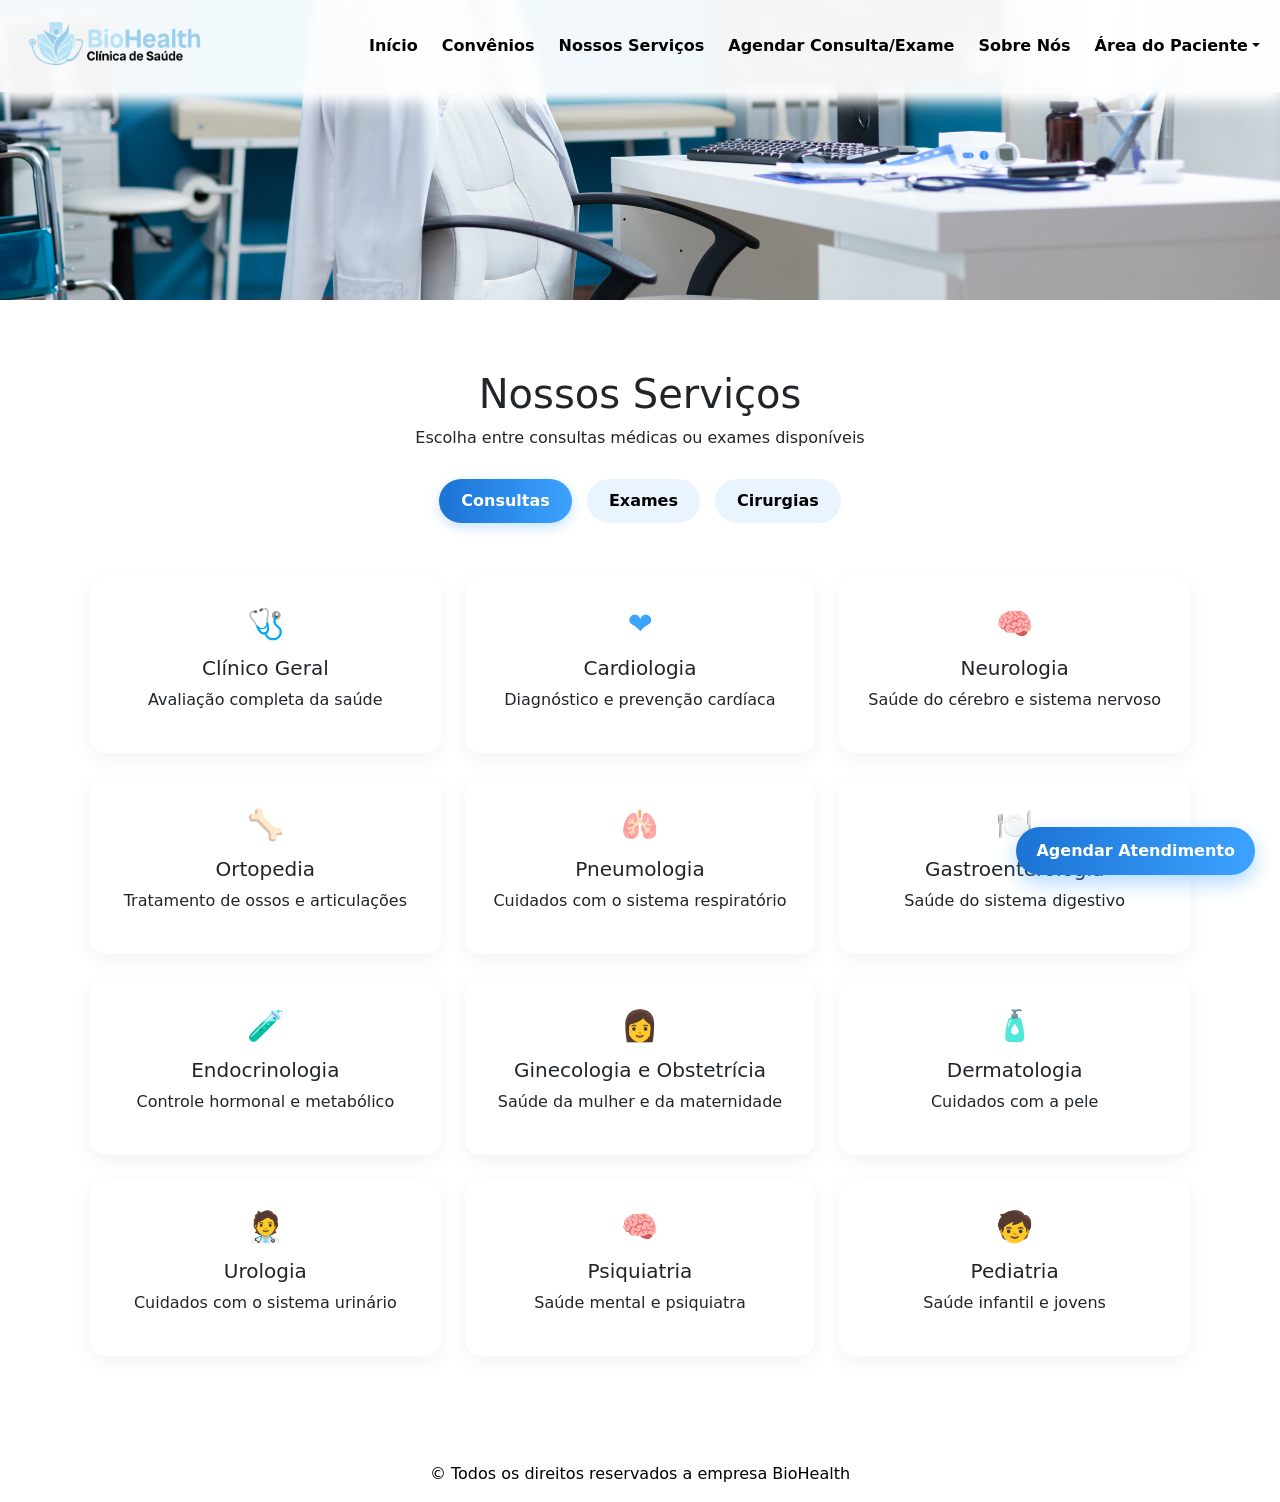
<file: navegacao/lista.html>
<!doctype html>
<html lang="pt-br">
  <head>
    <meta charset="UTF-8" />
    <meta name="viewport" content="width=device-width, initial-scale=1.0" />
    <title>BioHealth</title>
    <link rel="icon" href="/assets/img/logo_biohealth_black.svg" size="32x32" />

    <link
      href="https://cdn.jsdelivr.net/npm/bootstrap@5.3.8/dist/css/bootstrap.min.css"
      rel="stylesheet"
      integrity="sha384-sRIl4kxILFvY47J16cr9ZwB07vP4J8+LH7qKQnuqkuIAvNWLzeN8tE5YBujZqJLB"
      crossorigin="anonymous"
    />
  </head>
  <link rel="stylesheet" href="/assets/css/navegacao/lista.css" />

  <body>
    <!-- Navbar -->
    <div id="navbar-placeholder"></div>

    <div class="banner-topo">
      <img src="/assets/img/headerlista.png" alt="Serviços da clínica" />
    </div>

    <div class="container servicos-page">
      <div class="text-center mb-4">
        <h1>Nossos Serviços</h1>
        <p>Escolha entre consultas médicas ou exames disponíveis</p>
      </div>

      <div class="text-center mb-5">
        <button class="btn-toggle active" onclick="showSection('consultas')">
          Consultas
        </button>
        <button class="btn-toggle" onclick="showSection('exames')">
          Exames
        </button>
        <button class="btn-toggle" onclick="showSection('cirurgias')">
          Cirurgias
        </button>
      </div>

      <!-- consultas -->
      <div id="consultas" class="row g-4">
        <div class="col-md-4">
          <div class="service-card h-100 text-center">
            <div class="icon">🩺</div>
            <h5>Clínico Geral</h5>
            <p>Avaliação completa da saúde</p>
          </div>
        </div>

        <div class="col-md-4">
          <div class="service-card h-100 text-center">
            <div class="icon">❤️</div>
            <h5>Cardiologia</h5>
            <p>Diagnóstico e prevenção cardíaca</p>
          </div>
        </div>

        <div class="col-md-4">
          <div class="service-card h-100 text-center">
            <div class="icon">🧠</div>
            <h5>Neurologia</h5>
            <p>Saúde do cérebro e sistema nervoso</p>
          </div>
        </div>

        <div class="col-md-4">
          <div class="service-card h-100 text-center">
            <div class="icon">🦴</div>
            <h5>Ortopedia</h5>
            <p>Tratamento de ossos e articulações</p>
          </div>
        </div>

        <div class="col-md-4">
          <div class="service-card h-100 text-center">
            <div class="icon">🫁</div>
            <h5>Pneumologia</h5>
            <p>Cuidados com o sistema respiratório</p>
          </div>
        </div>

        <div class="col-md-4">
          <div class="service-card h-100 text-center">
            <div class="icon">🍽️</div>
            <h5>Gastroenterologia</h5>
            <p>Saúde do sistema digestivo</p>
          </div>
        </div>

        <div class="col-md-4">
          <div class="service-card h-100 text-center">
            <div class="icon">🧪</div>
            <h5>Endocrinologia</h5>
            <p>Controle hormonal e metabólico</p>
          </div>
        </div>

        <div class="col-md-4">
          <div class="service-card h-100 text-center">
            <div class="icon">👩</div>
            <h5>Ginecologia e Obstetrícia</h5>
            <p>Saúde da mulher e da maternidade</p>
          </div>
        </div>

        <div class="col-md-4">
          <div class="service-card h-100 text-center">
            <div class="icon">🧴</div>
            <h5>Dermatologia</h5>
            <p>Cuidados com a pele</p>
          </div>
        </div>

        <div class="col-md-4">
          <div class="service-card h-100 text-center">
            <div class="icon">🧑‍⚕️</div>
            <h5>Urologia</h5>
            <p>Cuidados com o sistema urinário</p>
          </div>
        </div>

        <div class="col-md-4">
          <div class="service-card h-100 text-center">
            <div class="icon">🧠</div>
            <h5>Psiquiatria</h5>
            <p>Saúde mental e psiquiatra</p>
          </div>
        </div>
        <div class="col-md-4">
          <div class="service-card h-100 text-center">
            <div class="icon">🧒</div>
            <h5>Pediatria</h5>
            <p>Saúde infantil e jovens</p>
          </div>
        </div>
      </div>

      <!-- exames -->
      <div id="exames" class="row g-4 hidden">
        <div class="col-md-4">
          <div class="service-card h-100 text-center">
            <span class="tag">Cardiologia</span>
            <div class="icon">❤️</div>
            <h5>Exames Cardíacos</h5>
            <p>ECG, Ecocardiograma, Holter, MAPA e teste ergométrico</p>
          </div>
        </div>

        <div class="col-md-4">
          <div class="service-card h-100 text-center">
            <span class="tag">Laboratório</span>
            <div class="icon">🧪</div>
            <h5>Exames de sangue e urina</h5>
            <p>
              Hemograma, Glicemia, Colesterol, Triglicerídeos, Exames Hormonais,
              Ureia e Creatinina
            </p>
          </div>
        </div>

        <div class="col-md-4">
          <div class="service-card h-100 text-center">
            <span class="tag">Imagem</span>
            <div class="icon">🧲</div>
            <h5>Ressonância Magnética</h5>
            <p>
              Ressonância do Crânio, Ressonâncias da Coluna, Ressonância do
              Abdômen e Pelve, Ressonância de Articulações, Ressonância de
              Tórax, Ressonância da Prostata, Ressonância da Mama
            </p>
          </div>
        </div>

        <div class="col-md-4">
          <div class="service-card h-100 text-center">
            <span class="tag">Imagem</span>
            <div class="icon">📸</div>
            <h5>Tomografia</h5>
            <p>
              Tomografia do Cranio, Tomografia do Abdômen e Pelve, Tomografia de
              Articulações, Tomografia de Tórax, Tomografia de Coluna,
              Tomografia da Face, Tomografia da Carótida
            </p>
          </div>
        </div>

        <div class="col-md-4">
          <div class="service-card h-100 text-center">
            <span class="tag">Ultrassom</span>
            <div class="icon">🖥️</div>
            <h5>Ultrassonografia Geral</h5>
            <p>
              Ultrassom Abdominal, Ultrassom Pélvico, Ultrassom de Tireoide,
              Ultrassom de Mama, Ultrassom de Partes Moles, Ultrassom de rins e
              vias urinárias, Ultrassom de prostata
            </p>
          </div>
        </div>

        <div class="col-md-4">
          <div class="service-card h-100 text-center">
            <span class="tag">Ultrassom</span>
            <div class="icon">🖥️</div>
            <h5>Ultrassonografia de Articulações</h5>
            <p>
              Ultrassom de Ombro, Ultrassom de Cotovelo, Ultrassom de Punho,
              Ultrassom de Quadril, Ultrassom de Joelho, Ultrassom de Tornozelo
            </p>
          </div>
        </div>

        <div class="col-md-4">
          <div class="service-card h-100 text-center">
            <span class="tag">Ultrassom</span>
            <div class="icon">🖥️</div>
            <h5>Ultrassonografia com Doppler</h5>
            <p>Ultrassom com Doppler Venoso e Arterial</p>
          </div>
        </div>

        <div class="col-md-4">
          <div class="service-card h-100 text-center">
            <span class="tag">Digestivo</span>
            <div class="icon">📷</div>
            <h5>Endoscopia</h5>
            <p>Endoscopia Digestiva Alta, Colonoscopia, Retossigmoidoscopia</p>
          </div>
        </div>

        <div class="col-md-4">
          <div class="service-card h-100 text-center">
            <span class="tag">Respiratório</span>
            <div class="icon">📷</div>
            <h5>Exames Respiratórios</h5>
            <p>espirometria, teste de função pulmonar</p>
          </div>
        </div>

        <div class="col-md-4">
          <div class="service-card h-100 text-center">
            <span class="tag">Ginecológico</span>
            <div class="icon">👩</div>
            <h5>Exames Ginecológicos</h5>
            <p>
              Papanicolau, Colposcopia, Biópsia, Ultrassom Transvaginal,
              ultrassom obstétrico e morfológico, Mamografia
            </p>
          </div>
        </div>
      </div>

      <!--cirurgias-->
      <div id="cirurgias" class="row g-4 hidden">
        <div class="col-md-4">
          <div class="service-card h-100 text-center">
            <div class="icon">🔪</div>
            <h5>Pequenas Cirurgias</h5>
            <p>Retirada de cistos, pintas e lesões</p>
          </div>
        </div>

        <div class="col-md-4">
          <div class="service-card h-100 text-center">
            <div class="icon">🦴</div>
            <h5>Cirurgias Ortopédicas</h5>
            <p>Tratamento de lesões e articulações</p>
          </div>
        </div>

        <div class="col-md-4">
          <div class="service-card h-100 text-center">
            <div class="icon">👩</div>
            <h5>Procedimentos Ginecológicos</h5>
            <p>Intervenções minimamente invasivas</p>
          </div>
        </div>
      </div>
    </div>

    <a href="/navegacao/agendamento.html" class="btn-agendar-fixo">
      Agendar Atendimento
    </a>
    <!-- Footer -->
    <div id="footer-placeholder"></div>

    <script>
      function showSection(tipo) {
        const consultas = document.getElementById("consultas");
        const exames = document.getElementById("exames");
        const cirurgias = document.getElementById("cirurgias");

        const buttons = document.querySelectorAll(".btn-toggle");

        buttons.forEach((btn) => btn.classList.remove("active"));

        consultas.classList.add("hidden");
        exames.classList.add("hidden");
        cirurgias.classList.add("hidden");

        if (tipo === "consultas") {
          consultas.classList.remove("hidden");
          buttons[0].classList.add("active");
        } else if (tipo === "exames") {
          exames.classList.remove("hidden");
          buttons[1].classList.add("active");
        } else {
          cirurgias.classList.remove("hidden");
          buttons[2].classList.add("active");
        }
      }

      async function loadFragment(containerId, fragmentPath) {
        try {
          const resp = await fetch(fragmentPath);
          const html = await resp.text();
          document.getElementById(containerId).innerHTML = html;
        } catch {
          document.getElementById(containerId).innerHTML =
            "<p>Erro ao carregar</p>";
        }
      }

      loadFragment("navbar-placeholder", "/fragments/navbar.html");
      loadFragment("footer-placeholder", "/fragments/footer.html");
    </script>

    <script src="https://cdn.jsdelivr.net/npm/bootstrap@5.3.8/dist/js/bootstrap.bundle.min.js"></script>
  </body>
</html>
</file>
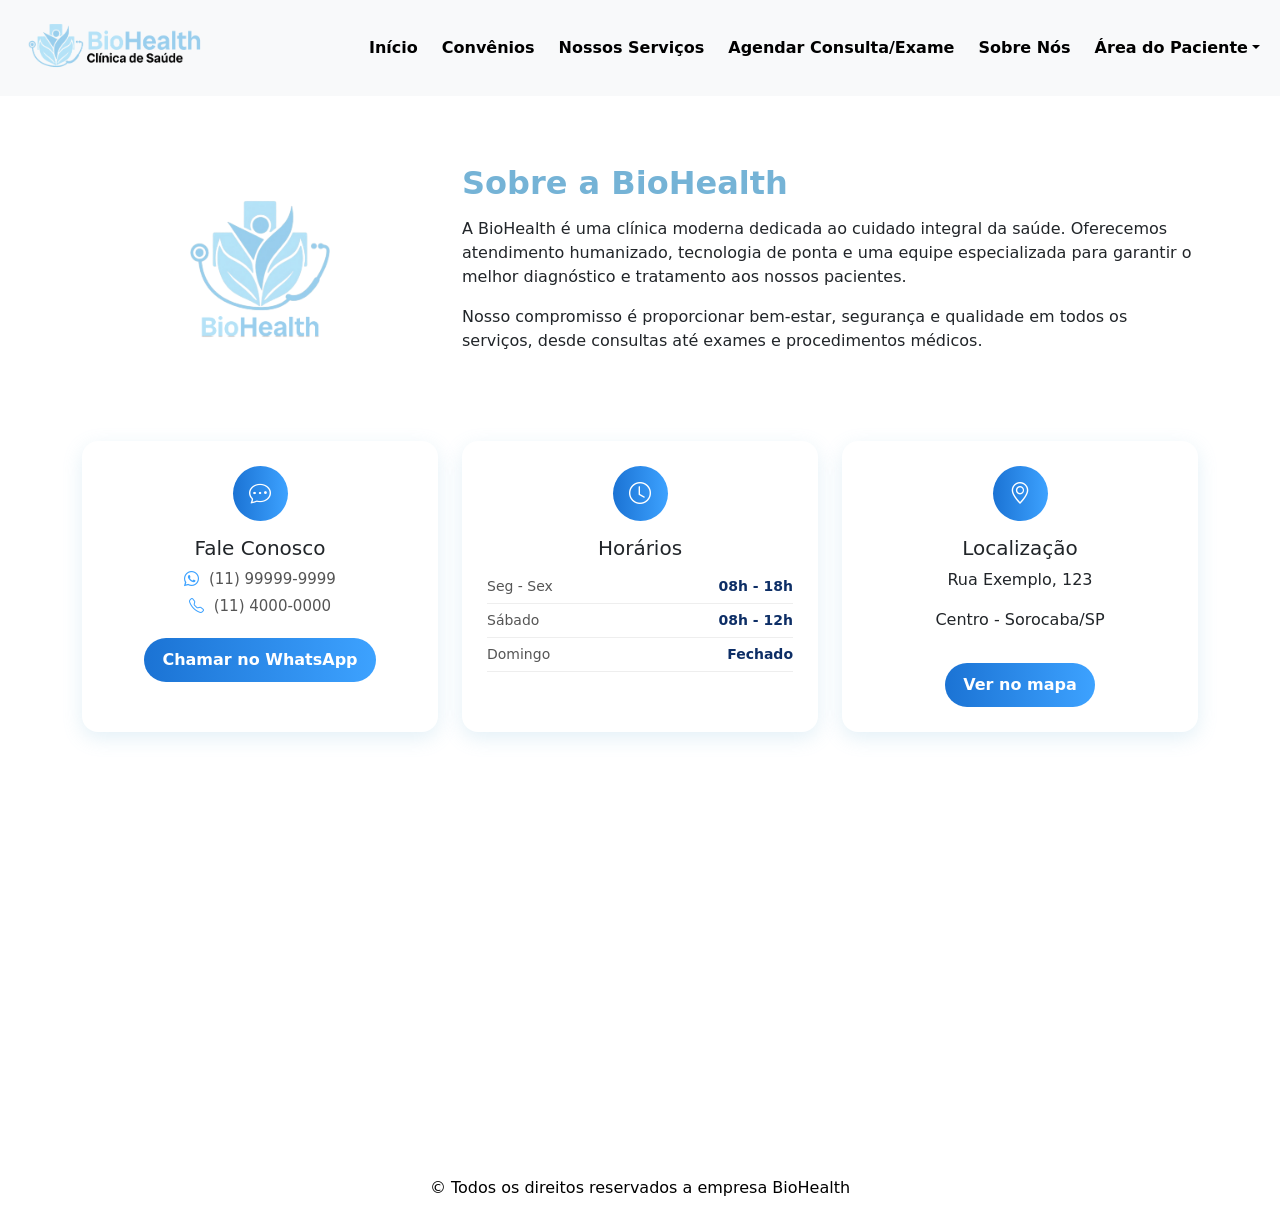
<file: navegacao/sobre.html>
<!doctype html>
<html lang="pt-br">
  <head>
    <meta charset="UTF-8" />
    <meta name="viewport" content="width=device-width, initial-scale=1.0" />
    <title>BioHealth</title>
    <link rel="icon" href="/assets/img/logo_biohealth_black.svg" size="32x32" />

    <link
      href="https://cdn.jsdelivr.net/npm/bootstrap@5.3.8/dist/css/bootstrap.min.css"
      rel="stylesheet"
      integrity="sha384-sRIl4kxILFvY47J16cr9ZwB07vP4J8+LH7qKQnuqkuIAvNWLzeN8tE5YBujZqJLB"
      crossorigin="anonymous"
    />
    <link
      href="https://cdn.jsdelivr.net/npm/bootstrap-icons@1.11.3/font/bootstrap-icons.css"
      rel="stylesheet"
    />
  </head>
  <link rel="stylesheet" href="/assets/css/navegacao/sobre.css" />

  <body>
    <!-- Navbar -->
    <div id="navbar-placeholder"></div>

    <div class="img-sobre">
      <img src="/assets/img/headersobre.png" alt="Clínica BioHealth" />
    </div>

    <div class="container sobre-page">
      <div class="row align-items-center mt-5">
        <div class="col-md-4 text-center">
          <img
            src="/assets/img/logo_biohealth_bluetext.png"
            class="logo-clinica"
            alt="Logo BioHealth"
          />
        </div>

        <!-- texto -->
        <div class="col-md-8">
          <h2>Sobre a BioHealth</h2>
          <p>
            A BioHealth é uma clínica moderna dedicada ao cuidado integral da
            saúde. Oferecemos atendimento humanizado, tecnologia de ponta e uma
            equipe especializada para garantir o melhor diagnóstico e tratamento
            aos nossos pacientes.
          </p>

          <p>
            Nosso compromisso é proporcionar bem-estar, segurança e qualidade em
            todos os serviços, desde consultas até exames e procedimentos
            médicos.
          </p>
        </div>
      </div>

      <!-- contato + horarios -->
      <div class="row mt-5 g-4">
        <!-- contato -->
        <div class="col-md-4">
          <div class="info-card-modern">
            <div class="icon-box">
              <i class="bi bi-chat-dots"></i>
            </div>
            <h5>Fale Conosco</h5>

            <p class="contact-item">
              <i class="bi bi-whatsapp"></i> (11) 99999-9999
            </p>

            <p class="contact-item">
              <i class="bi bi-telephone"></i> (11) 4000-0000
            </p>

            <a href="#" class="btn-contato">Chamar no WhatsApp</a>
          </div>
        </div>

        <!-- horarios -->
        <div class="col-md-4">
          <div class="info-card-modern">
            <div class="icon-box">
              <i class="bi bi-clock"></i>
            </div>
            <h5>Horários</h5>

            <ul class="horarios-list">
              <li><span>Seg - Sex</span> <strong>08h - 18h</strong></li>
              <li><span>Sábado</span> <strong>08h - 12h</strong></li>
              <li><span>Domingo</span> <strong>Fechado</strong></li>
            </ul>
          </div>
        </div>

        <!-- endereco -->
        <div class="col-md-4">
          <div class="info-card-modern">
            <div class="icon-box">
              <i class="bi bi-geo-alt"></i>
            </div>
            <h5>Localização</h5>

            <p>Rua Exemplo, 123</p>
            <p>Centro - Sorocaba/SP</p>

            <a href="#" class="btn-contato">Ver no mapa</a>
          </div>
        </div>
      </div>

      <!-- mapa -->
      <div class="map-container mt-5">
        <iframe
          src="https://www.google.com/maps?q=Sorocaba&output=embed"
          allowfullscreen=""
          loading="lazy"
        >
        </iframe>
      </div>
    </div>
    <!--footer-->
    <div id="footer-placeholder"></div>
  </body>

  <script>
    async function loadFragment(containerId, fragmentPath, errorMessage) {
      try {
        const resp = await fetch(fragmentPath);
        if (!resp.ok) throw new Error(`Erro ${resp.status}`);
        const html = await resp.text();
        document.getElementById(containerId).innerHTML = html;
      } catch (error) {
        console.error(errorMessage, error);
        document.getElementById(containerId).innerHTML =
          `<div class="alert alert-danger p-2 m-0">Falha ao carregar ${containerId.replace("-placeholder", "")}.</div>`;
      }
    }

    loadFragment(
      "navbar-placeholder",
      "/fragments/navbar.html",
      "Não foi possível carregar navbar:",
    );
    loadFragment(
      "footer-placeholder",
      "/fragments/footer.html",
      "Não foi possível carregar footer:",
    );
  </script>
  <script
    src="https://cdn.jsdelivr.net/npm/bootstrap@5.3.8/dist/js/bootstrap.bundle.min.js"
    integrity="sha384-FKyoEForCGlyvwx9Hj09JcYn3nv7wiPVlz7YYwJrWVcXK/BmnVDxM+D2scQbITxI"
    crossorigin="anonymous"
  ></script>
</html>
</file>
<file: assets/css/index.css>
/*fundo*/
html {
  height: 100%;
}

body {
  display: flex;
  flex-direction: column;
  margin: 0;
  padding: 0;
  height: 100%;
}

/* customizacao navbar */
.navbar-logo {
  width: 200px;
  height: auto;
  margin-right: 0.4rem;
}
.navbar-nav {
  display: flex;
  align-items: center;
  margin-left: auto;
  gap: 0.5rem;
}
.navbar-nav .nav-item {
  display: flex;
  align-items: center;
}
.navbar-nav .nav-link {
  font-weight: 700;
  color: #000000;
}
.navbar-nav .nav-link:hover {
  color: #75b3d6 !important;
}
.navbar-nav .nav-link.active {
  color: #75b3d6 !important;
  border-bottom: 2px solid #75b3d6;
  padding-bottom: 0.15rem;
}

/*carousel */
#carouselExampleCaptions .carousel-item {
  transition: transform 1s ease-in-out;
}

/*  info cards */
.info-cards-section {
  padding: 2rem 1rem;
  background: #e8f0fe;
}

.info-cards-row {
  display: flex;
  flex-wrap: wrap;
  justify-content: center;
  gap: 1rem;
}

.info-card {
  flex: 1 1 250px;
  max-width: 300px;
  background: #ffffff;
  border: none;
  border-radius: 0.75rem;
  padding: 1.5rem;
  text-align: center;
  box-shadow: 0 4px 12px rgba(0, 0, 0, 0.08);
  transition:
    transform 0.3s ease,
    box-shadow 0.3s ease;
}

.info-card:hover {
  transform: translateY(-5px);
  box-shadow: 0 8px 20px rgba(0, 0, 0, 0.12);
}

.info-card .info-icon {
  font-size: 2.5rem;
  color: #1b73d4;
  margin-bottom: 0.5rem;
}

.info-card h3 {
  font-size: 1.25rem;
  color: #0f2f65;
  margin-bottom: 0.4rem;
}

.info-card p {
  color: #4e5d7a;
  line-height: 1.4;
  font-size: 0.95rem;
}

/*  clinica info  */
.clinic-info-section {
  width: 100%;
  height: auto;
  background: #ffffff;
  display: flex;
  justify-content: center;
  align-items: stretch;
  box-sizing: border-box;
  padding: 0;
}

.clinic-info-container {
  display: flex;
  width: 100%;
  gap: 0;
  flex-wrap: nowrap;
  align-items: center;
}
.clinic-text-col {
  flex: 1;
  padding: 2rem;
  z-index: 2;
  text-align: center;
}

.clinic-text-col h2 {
  font-size: 2rem;
  color: #75b3d6;
  margin-bottom: 1rem;
}

.clinic-text-col p {
  font-size: 1rem;
  color: #0f2f65;
  line-height: 1.5;
}

.clinic-image-col {
  flex: 1;
  display: flex;
  justify-content: flex-end;
  height: 100%;
}

.clinic-image {
  width: 100%;
  height: 100%;
  object-fit: cover;
  mask-image: linear-gradient(to left, black 70%, transparent 100%);
  -webkit-mask-image: linear-gradient(to left, black 70%, transparent 100%);
}

.learn-more-btn {
  display: inline-block;
  margin-top: 0.6rem;
  padding: 0.5rem 1.2rem;
  font-weight: 700;

  background: linear-gradient(90deg, #75b3d6, #4a9dff);
  border: none;
  border-radius: 999px;

  color: white;
  text-decoration: none;
}

.learn-more-btn:hover {
  background: linear-gradient(90deg, #4a9dff, #2d8be0);
}

@media (max-width: 768px) {
  .clinic-info-container {
    flex-direction: column;
    text-align: center;
  }

  .clinic-image-col {
    order: -1;
    width: 100%;
  }

  .clinic-image {
    mask-image: none;
    -webkit-mask-image: none;
    max-height: 250px;
  }
}

/*  servicos  */
.services-section {
  background: #f6f7fb;
  padding: 2rem 1rem 1.5rem;
  margin: 0 auto;
  width: 100%;
}
.services-inner {
  max-width: 1100px;
  margin: 0 auto;
  padding: 0 0.5rem;
}

.services-header {
  text-align: center;
  margin-bottom: 1rem;
}
.services-header h2 {
  margin: 0 0 0.3rem;
  font-size: 1.9rem;
  color: #0f2f65;
}

.services-header p {
  margin: 0;
  color: #4e5d7a;
}

.service-cards-grid {
  display: flex;
  flex-wrap: wrap;
  justify-content: center;
  gap: 1rem;
  padding: 1rem 0;
}

.service-card {
  flex: 1 1 200px;
  max-width: 250px;
  background: #d9ecff;
  border-radius: 0.75rem;
  padding: 1.5rem 1rem;
  text-align: center;
  box-shadow: 0 4px 12px rgba(0, 0, 0, 0.08);
  transition:
    transform 0.3s ease,
    box-shadow 0.3s ease;
}

.service-card:hover {
  transform: translateY(-5px);
  box-shadow: 0 8px 20px rgba(0, 0, 0, 0.12);
}

.service-icon {
  font-size: 2.5rem;
  margin-bottom: 0.5rem;
}

.service-card h3 {
  font-size: 1.2rem;
  color: #0f2f65;
  margin-bottom: 0.4rem;
}

.service-card p {
  font-size: 0.95rem;
  color: #3c475f;
  line-height: 1.4;
}

.services-actions-btn {
  margin-top: 1rem;
  text-align: center;
}
.services-more-btn {
  display: inline-block;
  width: 300px;
  padding: 0.6rem 1.1rem;
  border-radius: 999px;
  color: #ffffff;
  text-decoration: none;
  font-weight: 600;
  background: linear-gradient(90deg, #1b73d4, #3da2ff);
  border: none;
}
.services-more-btn:hover {
  background: linear-gradient(90deg, #1259aa, #2d8be0);
  color: #fff;
}

/* FAQ  */
.faq-section {
  background: #ffffff;
  padding: 2rem 1rem;
}

.faq-inner {
  display: flex;
  flex-wrap: wrap;
  gap: 1rem;
  max-width: 1100px;
  margin: 0 auto;
}

.faq-left,
.faq-right {
  flex: 1 1 300px;
  background: #fff;
  border: 1px solid #dfe3ea;
  border-radius: 0.8rem;
  padding: 1rem;
  box-shadow: 0 4px 14px rgba(69, 87, 241, 0.05);
}

.faq-text h2 {
  color: #0f2f65;
  margin-bottom: 0.35rem;
}

.faq-text p {
  color: #44506b;
}

/* FAQ forms */
.faq-form .form-control {
  border-radius: 0.45rem;
  border: 1px solid #c8d0df;
}

.faq-submit-btn {
  margin-top: 0.35rem;
  width: 100%;
  padding: 0.45rem 0.9rem;
  font-weight: 700;
  border-radius: 0.45rem;
  background: linear-gradient(90deg, #2e80ff, #579fff);
  color: #fff;
  border: none;
  box-shadow: 0 4px 10px rgba(46, 128, 255, 0.3);
}

.faq-submit-btn:hover {
  background: linear-gradient(90deg, #1f62d6, #3b88e0);
}

footer {
  background: #ffffff;
  color: #000000;
  text-align: center;
  padding: 1rem 0;
}
#footer-placeholder {
  margin-top: 40px;
  width: 100%;
}

@media (max-width: 960px) {
  .clinic-info-container,
  .faq-inner {
    flex-direction: column;
    align-items: center;
  }

  .clinic-text-col,
  .clinic-image-col,
  .faq-left,
  .faq-right {
    max-width: 100%;
  }

  .carousel-caption {
    width: 90%;
    left: 5%;
    right: 5%;
  }
}

@media (max-width: 600px) {
  .navbar-logo {
    width: 150px;
  }

  .services-header h2 {
    font-size: 1.5rem;
  }

  .clinic-text-col h2 {
    font-size: 1.5rem;
  }
}
</file>
<file: assets/css/navegacao/agendamento.css>
/*fundo*/
html,
body {
  height: 100%;
}

body {
  display: flex;
  flex-direction: column;
  margin: 0;
  padding: 0;
}

main {
  flex: 1;
}

/* navbar */
.navbar-logo {
  width: 200px;
  height: auto;
  margin-right: 0.4rem;
}
.navbar-nav {
  display: flex;
  align-items: center;
  margin-left: auto;
  gap: 0.5rem;
}
.navbar-nav .nav-item {
  display: flex;
  align-items: center;
}
.navbar-nav .nav-link {
  font-weight: 700;
  color: #000000;
}
.navbar-nav .nav-link:hover {
  color: #75b3d6 !important;
}
.navbar-nav .nav-link.active {
  color: #75b3d6 !important;
  border-bottom: 2px solid #75b3d6;
  padding-bottom: 0.15rem;
}

/* topo */
.agendamento-topo {
  background: linear-gradient(90deg, #51a6eb, #7ebbf5);
  color: white;
  padding: 50px 20px;
  text-align: center;
}

.agendamento-topo h1 {
  font-weight: 700;
  margin-bottom: 10px;
}

.agendamento-topo p {
  opacity: 0.9;
}

/*container */
.agendamento-page {
  margin: 40px auto;
  padding: 0 15px;
}

/*formulario*/
.form-box {
  background: #ffffff;
  padding: 35px;
  border-radius: 16px;
  box-shadow: 0 8px 24px rgba(0, 0, 0, 0.06);
}

.step {
  margin-bottom: 18px;
}

.step label {
  font-weight: 600;
  margin-bottom: 6px;
  display: block;
}

.form-control {
  border-radius: 10px;
  padding: 12px;
  font-size: 14px;
}

.form-control:focus {
  border-color: #3da2ff;
  box-shadow: 0 0 0 0.2rem rgba(61, 162, 255, 0.2);
}

.hidden {
  display: none;
}

/*botões */

.btn-agendar {
  width: 100%;
  border: none;
  border-radius: 999px;
  padding: 12px;
  font-weight: 700;
  color: white;
  background: linear-gradient(90deg, #1b73d4, #3da2ff);
  transition: 0.3s;
  margin-top: 10px;
}

.btn-agendar:hover {
  background: linear-gradient(90deg, #1259aa, #2d8be0);
  transform: translateY(-2px);
}

/*imagem*/
.image-box img {
  width: 100%;
  height: 100%;
  max-height: 420px;
  object-fit: cover;
  border-radius: 16px;
}

/*avisos */
.avisos-box {
  background: #ffffff;
  border-radius: 16px;
  padding: 25px;
  box-shadow: 0 6px 20px rgba(0, 0, 0, 0.05);
  margin-bottom: 30px;
}

.aviso-card {
  background: #f8fbff;
  border-radius: 12px;
  padding: 18px;
  text-align: center;
  border: 1px solid #e6f0fa;
  transition: 0.3s;
  height: 100%;
}

.aviso-card:hover {
  transform: translateY(-4px);
  box-shadow: 0 6px 18px rgba(106, 150, 245, 0.1);
}

.aviso-card .icon {
  font-size: 26px;
  margin-bottom: 10px;
}

.aviso-card h6 {
  font-weight: 600;
  margin-bottom: 6px;
}

.aviso-card p {
  font-size: 14px;
  color: #555;
}

/*popup*/
.popup {
  position: fixed;
  top: 0;
  left: 0;
  width: 100%;
  height: 100%;
  background: rgba(0, 0, 0, 0.5);
  display: none;
  align-items: center;
  justify-content: center;
  padding: 15px;
}

.popup:not(.hidden) {
  display: flex;
}

.popup-box {
  background: white;
  padding: 25px;
  border-radius: 12px;
  text-align: center;
  width: 100%;
  max-width: 350px;
}

.hidden {
  display: none !important;
}

footer {
  background: #ffffff;
  color: #000000;
  text-align: center;
  padding: 1rem 0;
}
#footer-placeholder {
  margin-top: 40px;
  width: 100%;
}

@media (max-width: 992px) {
  .image-box img {
    max-height: 300px;
  }

  .form-box {
    padding: 25px;
  }
}

@media (max-width: 768px) {
  .agendamento-topo {
    padding: 40px 15px;
  }

  .agendamento-topo h1 {
    font-size: 22px;
  }

  .agendamento-topo p {
    font-size: 14px;
  }

  .form-box {
    padding: 20px;
  }

  .btn-agendar {
    padding: 12px;
    font-size: 14px;
  }

  .aviso-card {
    padding: 15px;
  }

  .aviso-card p {
    font-size: 13px;
  }
}
</file>
<file: assets/css/navegacao/convenio.css>
/*fundo*/
html,
body {
  height: 100%;
}

body {
  display: flex;
  flex-direction: column;
  margin: 0;
  padding: 0;
}

main {
  flex: 1;
}

/*  navbar */
.navbar-logo {
  width: 200px;
  height: auto;
  margin-right: 0.4rem;
}
.navbar-nav {
  display: flex;
  align-items: center;
  margin-left: auto;
  gap: 0.5rem;
}
.navbar-nav .nav-item {
  display: flex;
  align-items: center;
}
.navbar-nav .nav-link {
  font-weight: 700;
  color: #000000;
}
.navbar-nav .nav-link:hover {
  color: #75b3d6 !important;
}
.navbar-nav .nav-link.active {
  color: #75b3d6 !important;
  border-bottom: 2px solid #75b3d6;
  padding-bottom: 0.15rem;
}

/*banner*/
.bannerbio-container {
  margin-top: 20px;
  width: 100%;
  height: auto;
  overflow: hidden;
  position: relative;
  display: flex;
  justify-content: flex-end;
  align-items: center;
}

.bannerbio-container img {
  width: 100%;
  height: 100%;
  object-fit: cover;
  object-position: center;
  transition: all 0.3s ease;
}

.convenio-page {
  padding: 40px 20px;
}

/*cards*/

.convenio-card {
  background-color: #ffffff;
  border-radius: 16px;
  padding: 25px;
  text-align: center;
  font-weight: 600;

  box-shadow: 0 6px 18px #cfe8f9;
  transition: 0.3s;
  cursor: pointer;
}

.convenio-card:hover {
  transform: translateY(-6px) scale(1.02);
  box-shadow: 0 10px 25px #cfe8f9;
}

.info-box {
  background-color: #e8f0fe;
  border-radius: 16px;
  padding: 25px;
  box-shadow: 0 6px 18px rgba(0, 0, 0, 0.05);
}

.cta-box {
  background: linear-gradient(90deg, #1b73d4, #3da2ff);
  color: white;
  border-radius: 16px;
  padding: 30px;
  text-align: center;
}

.cta-box .btn {
  margin-top: 10px;
}

/*botão*/
.btn.btn-primary {
  display: inline-block;
  margin-top: 0.6rem;
  padding: 0.5rem 1.2rem;
  font-weight: 700;

  background: linear-gradient(90deg, #75b3d6, #4a9dff);
  border: none;
  border-radius: 999px;

  color: white;
  text-decoration: none;
}

.btn.btn-primary:hover {
  background: linear-gradient(90deg, #4a9dff, #2d8be0);
}

.full-width-section {
  width: 100vw;
  margin-left: calc(-50vw + 50%);
}

.full-width-section .info-box {
  border-radius: 0;
}

/*avisos*/
.info-card-box {
  background: #ffffff;
  border-radius: 12px;
  padding: 18px;
  height: 100%;
  border: 1px solid #e6f0f7;
  transition: 0.3s;
}

.info-card-box:hover {
  box-shadow: 0 6px 18px rgba(61, 162, 255, 0.15);
}

.info-card-box h6 {
  font-weight: 600;
  margin-bottom: 5px;
}

.info-card-box p {
  font-size: 14px;
  margin: 0;
  color: #555;
}

footer {
  background: #ffffff;
  color: #000000;
  text-align: center;
  padding: 1rem 0;
}
#footer-placeholder {
  margin-top: 40px;
  width: 100%;
}

@media (max-width: 992px) {
  .bannerbio-container {
    height: 200px;
  }

  .convenio-page {
    padding: 30px 15px;
  }
}

@media (max-width: 768px) {
  .bannerbio-container {
    height: 160px;
  }

  .info-cards-row {
    flex-direction: column;
    align-items: stretch;
  }

  .convenio-card {
    padding: 20px;
  }

  .cta-box {
    padding: 20px;
  }

  .info-box {
    padding: 20px;
  }

  .btn.btn-primary {
    width: 100%;
    text-align: center;
  }
}
</file>
<file: assets/css/navegacao/lista.css>
/*fundo*/
html {
  height: 100%;
}

body {
  display: flex;
  flex-direction: column;
  margin: 0;
  padding: 0;
}

main {
  flex: 1;
}

/* navbar */
.navbar-logo {
  width: 200px;
  height: auto;
  margin-right: 0.4rem;
}
.navbar-nav {
  display: flex;
  align-items: center;
  margin-left: auto;
  gap: 0.5rem;
}
.navbar-nav .nav-item {
  display: flex;
  align-items: center;
}
.navbar-nav .nav-link {
  font-weight: 700;
  color: #000000;
}
.navbar-nav .nav-link:hover {
  color: #75b3d6 !important;
}
.navbar-nav .nav-link.active {
  color: #75b3d6 !important;
  border-bottom: 2px solid #75b3d6;
  padding-bottom: 0.15rem;
}

/* navbar overlay */
.navbar {
  background-color: rgba(255, 255, 255, 0.95) !important;
  position: absolute;
  width: 100%;
  top: 0;
  left: 0;
  z-index: 20;
  padding-top: 0.4rem;
  padding-bottom: 0.4rem;
  backdrop-filter: blur(6px);
  box-shadow:
    0 8px 20px rgb(255, 255, 255),
    0 4px 12px rgb(255, 255, 255);
}
.container-fluid {
  position: relative;
  z-index: 20;
}

/* banner topo */
.banner-topo {
  width: 100%;
  height: 300px;
  overflow: hidden;
}

.banner-topo img {
  width: 100%;
  height: 100%;
  object-fit: cover;
}

.servicos-page {
  padding: 50px 20px;
  margin-top: 20px;
}

/*botoes filtro*/

.btn-toggle {
  border: none;
  padding: 10px 22px;
  margin: 5px;
  border-radius: 30px;
  background: #eaf4ff;
  font-weight: 600;
  cursor: pointer;
  transition: 0.3s;
}

.btn-toggle:hover {
  transform: scale(1.05);
}

.btn-toggle.active {
  background: linear-gradient(90deg, #1b73d4, #3da2ff);
  color: white;
  box-shadow: 0 4px 12px rgba(61, 162, 255, 0.3);
}

/* cards */
.service-card {
  background: white;
  border-radius: 16px;
  padding: 25px;
  height: 100%;

  display: flex;
  flex-direction: column;
  justify-content: center;
  align-items: center;

  text-align: center;

  box-shadow: 0 6px 20px rgba(0, 0, 0, 0.05);
  transition: 0.3s;
}

.service-card:hover {
  transform: translateY(-8px) scale(1.02);
  box-shadow: 0 10px 30px #c3defa;
}

.icon {
  font-size: 30px;
  margin-bottom: 10px;
  color: #3da2ff;
}

.tag {
  font-size: 12px;
  background: #eaf4ff;
  padding: 4px 10px;
  border-radius: 999px;
  margin-bottom: 10px;
  display: inline-block;
  color: #1e40af;
}

/* botão agendar fixo */
.btn-agendar-fixo {
  position: fixed;
  bottom: 25px;
  right: 25px;

  background: linear-gradient(90deg, #1b73d4, #3da2ff);
  color: white;

  padding: 12px 20px;
  border-radius: 999px;
  font-weight: 600;
  text-decoration: none;

  box-shadow: 0 8px 20px rgba(61, 162, 255, 0.4);
  z-index: 999;

  transition: 0.3s;
}

.btn-agendar-fixo:hover {
  background: linear-gradient(90deg, #1259aa, #2d8be0);
  transform: translateY(-3px);
  color: white;
}

.hidden {
  display: none !important;
}

footer {
  background: #ffffff;
  color: #000000;
  text-align: center;
  padding: 1rem 0;
}
#footer-placeholder {
  margin-top: 40px;
  width: 100%;
}

@media (max-width: 992px) {
  .banner-topo {
    height: 220px;
  }

  .servicos-page {
    padding: 40px 15px;
  }
}

@media (max-width: 768px) {
  .banner-topo {
    height: 180px;
  }

  .servicos-page {
    padding: 30px 10px;
  }

  .btn-toggle {
    width: 100%;
    text-align: center;
  }

  .service-card {
    padding: 20px;
  }

  .btn-agendar-fixo {
    bottom: 20px;
    right: 20px;
    padding: 10px 16px;
    font-size: 14px;
  }
}
</file>
<file: assets/css/navegacao/sobre.css>
/*fundo*/
html {
  height: 100%;
}

body {
  display: flex;
  flex-direction: column;
  margin: 0;
  padding: 0;
  height: 100%;
}

.sobre-page {
  flex: 1;
  padding-bottom: 40px;
}
/* navbar */
.navbar-logo {
  width: 200px;
  height: auto;
  margin-right: 0.4rem;
}
.navbar-nav {
  display: flex;
  align-items: center;
  margin-left: auto;
  gap: 0.5rem;
}
.navbar-nav .nav-item {
  display: flex;
  align-items: center;
}
.navbar-nav .nav-link {
  font-weight: 700;
  color: #000000;
}
.navbar-nav .nav-link:hover {
  color: #75b3d6 !important;
}
.navbar-nav .nav-link.active {
  color: #75b3d6 !important;
  border-bottom: 2px solid #75b3d6;
  padding-bottom: 0.15rem;
}

h2 {
  color: #75b3d6;
  font-weight: 700;
  margin-bottom: 15px;
}

/*imagem*/
.img-sobre {
  width: 100%;
  height: 280px;
  border-radius: 12px;
  overflow: hidden;
  margin-bottom: 20px;
}

.img-sobre img {
  width: 100%;
  height: 100%;
  object-fit: cover;
}

.sobre-page {
  padding-bottom: 40px;
}

.logo-clinica {
  max-width: 180px;
}

/* cards de info */
.info-card-modern {
  background: #ffffff;
  border-radius: 16px;
  padding: 25px;
  height: 100%;
  text-align: center;
  box-shadow: 0 6px 20px rgba(117, 179, 214, 0.2);
  transition: 0.3s;
}

.info-card-modern:hover {
  transform: translateY(-5px);
}

.icon-box {
  width: 55px;
  height: 55px;
  margin: 0 auto 15px;
  background: linear-gradient(90deg, #1b73d4, #3da2ff);
  color: white;
  border-radius: 50%;
  display: flex;
  align-items: center;
  justify-content: center;
  font-size: 22px;
}

/* contato */
.contact-item {
  margin: 5px 0;
  color: #555;
  font-size: 15px;
}

.contact-item i {
  margin-right: 5px;
  color: #3da2ff;
}

.btn-contato {
  display: inline-block;
  margin-top: 15px;
  padding: 10px 18px;
  border-radius: 999px;
  background: linear-gradient(90deg, #1b73d4, #3da2ff);
  color: white;
  text-decoration: none;
  font-weight: 600;
  transition: 0.3s;
}

.btn-contato:hover {
  background: linear-gradient(90deg, #1259aa, #2d8be0);
  transform: translateY(-2px);
}
/* horários */
.horarios-list {
  list-style: none;
  padding: 0;
  margin-top: 10px;
}

.horarios-list li {
  display: flex;
  justify-content: space-between;
  border-bottom: 1px solid #eee;
  padding: 6px 0;
  font-size: 14px;
}

.horarios-list li span {
  color: #555;
}

.horarios-list li strong {
  color: #0d2e66;
}

/* mapa */
.map-container {
  width: 100%;
  height: 300px;
  border-radius: 12px;
  overflow: hidden;
  margin-top: 15px;
}

.map-container iframe {
  width: 100%;
  height: 100%;
  border: 0;
}

footer {
  background: #ffffff;
  color: #000000;
  text-align: center;
  padding: 1rem 0;
}
#footer-placeholder {
  margin-top: 40px;
  width: 100%;
}

@media (max-width: 768px) {
  .sobre-page {
    margin: 20px auto;
  }

  .img-sobre {
    height: 200px;
  }

  .info-card-modern {
    padding: 20px;
  }

  .icon-box {
    width: 45px;
    height: 45px;
    font-size: 18px;
  }

  .horarios-list li {
    font-size: 13px;
  }

  .map-container {
    height: 220px;
  }
}
</file>
